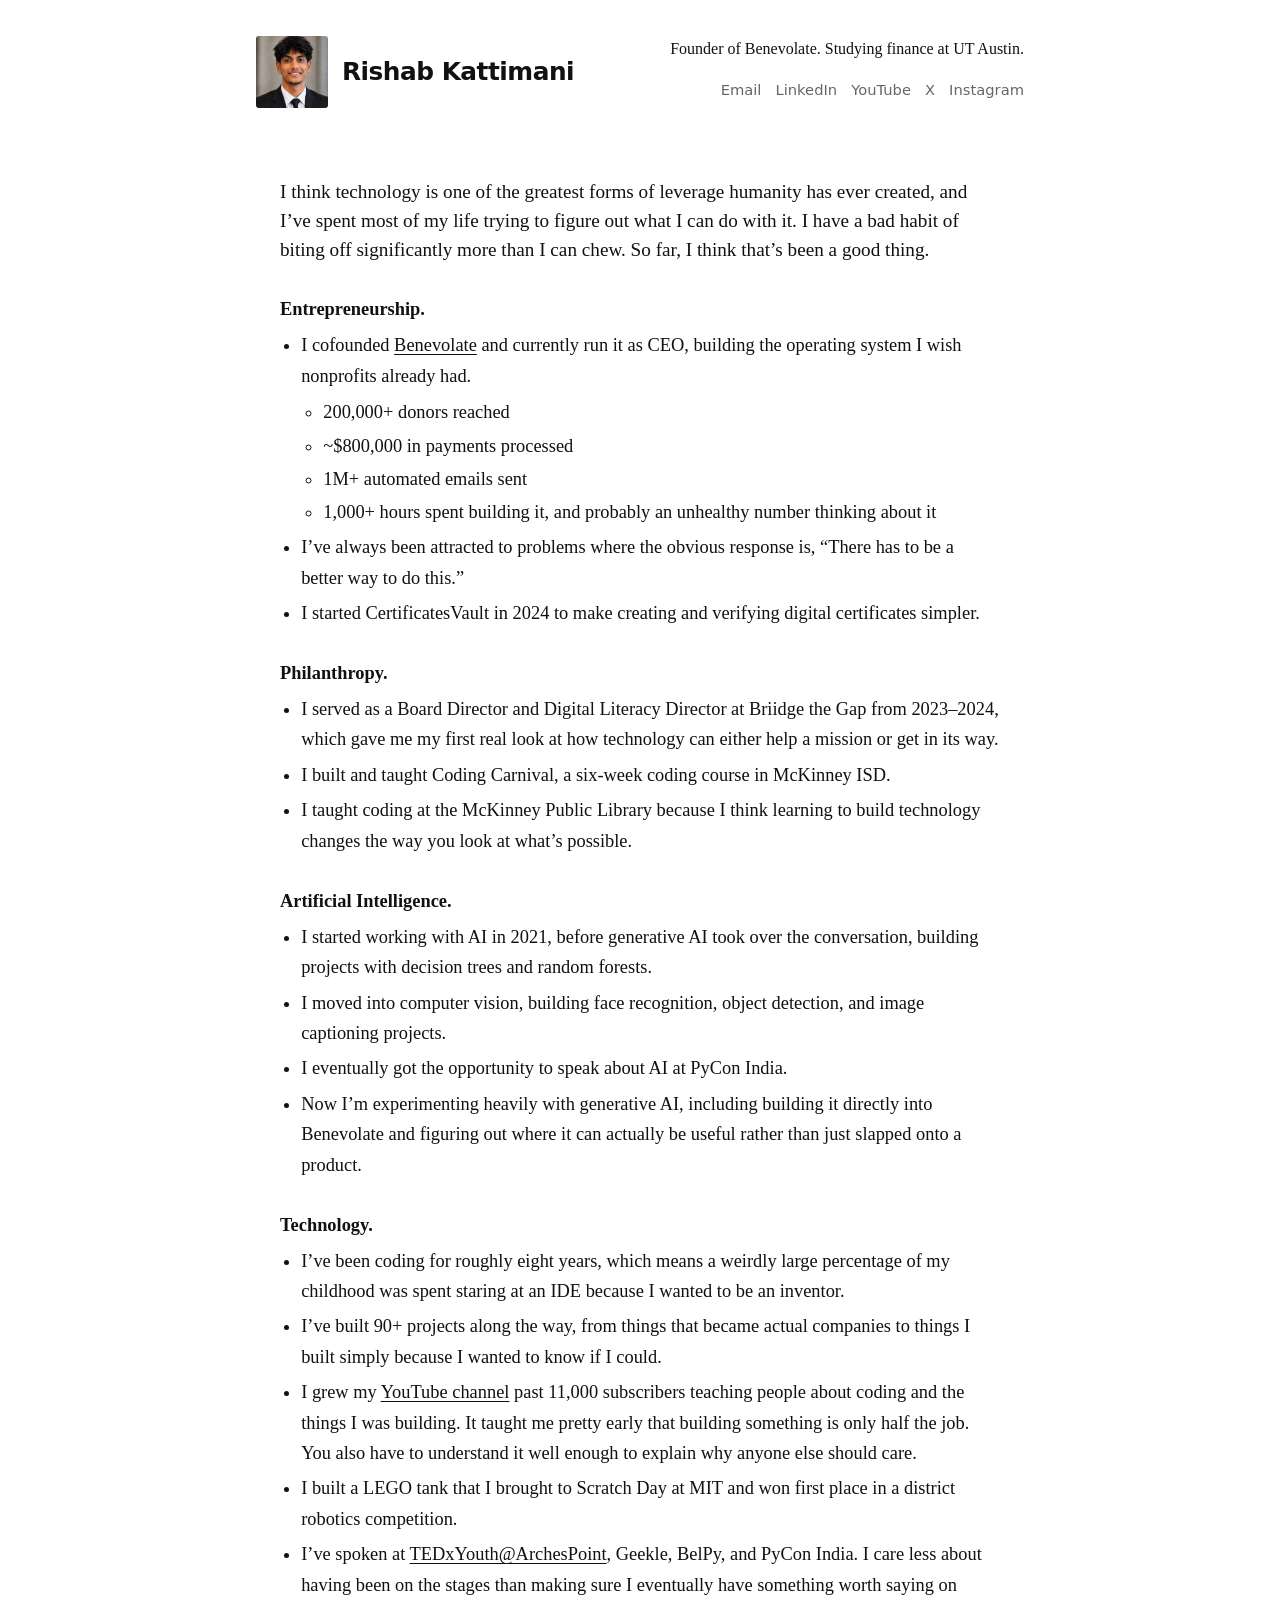
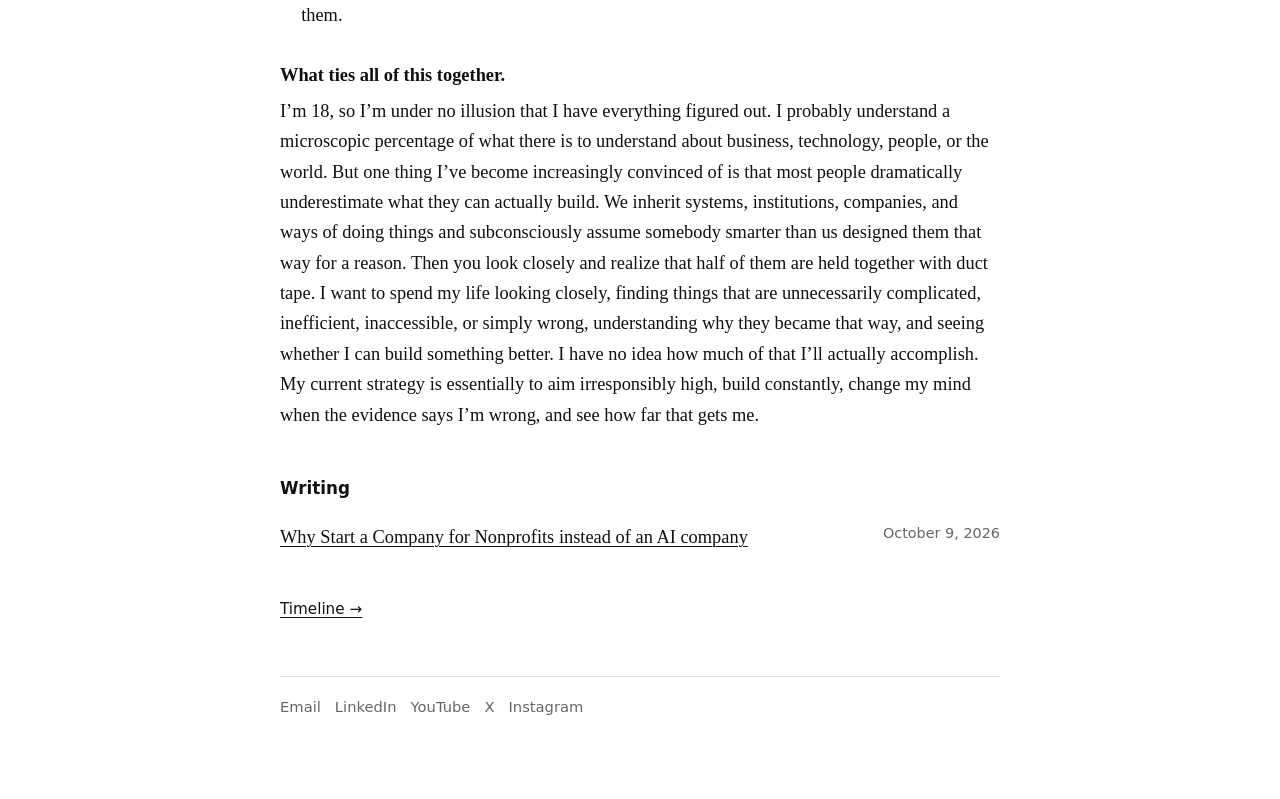
<file: index.html>
<!doctype html>
<html lang="en">
<head>
<meta charset="utf-8">
<meta name="viewport" content="width=device-width, initial-scale=1">
<title>Rishab Kattimani</title>
<meta name="description" content="Rishab Kattimani builds software and companies, including Benevolate, and studies finance at UT Austin.">
<link rel="canonical" href="https://rishab.kattimani.net/">
<meta property="og:type" content="website">
<meta property="og:site_name" content="Rishab Kattimani">
<meta property="og:title" content="Rishab Kattimani">
<meta property="og:description" content="Rishab Kattimani builds software and companies, including Benevolate, and studies finance at UT Austin.">
<meta property="og:url" content="https://rishab.kattimani.net/">
<meta name="twitter:card" content="summary">
<meta name="twitter:title" content="Rishab Kattimani">
<meta name="twitter:description" content="Rishab Kattimani builds software and companies, including Benevolate, and studies finance at UT Austin.">
<meta property="og:image" content="https://rishab.kattimani.net/portrait.jpg">
<meta name="twitter:image" content="https://rishab.kattimani.net/portrait.jpg">
<link rel="icon" href="data:image/svg+xml,%3Csvg xmlns='http://www.w3.org/2000/svg' viewBox='0 0 64 64'%3E%3Crect width='64' height='64' fill='%23111'/%3E%3Ctext x='32' y='46' text-anchor='middle' font-family='Georgia,serif' font-size='40' fill='%23fff'%3ER%3C/text%3E%3C/svg%3E">
<style>
:root { --bg: #fff; --ink: #111; --muted: #666; --rule: #e4e4e4; }
@media (prefers-color-scheme: dark) { :root { --bg: #111; --ink: #eee; --muted: #999; --rule: #2a2a2a; } }

* { box-sizing: border-box; }
html { -webkit-text-size-adjust: 100%; }
body {
  margin: 0 auto; max-width: 50rem; padding: 36px 40px 80px;
  background: var(--bg); color: var(--ink);
  font: 1.15rem/1.65 Georgia, "Times New Roman", serif;
}
a { color: inherit; text-decoration-thickness: 1px; text-underline-offset: 3px; }
a:hover { text-decoration-thickness: 2px; }
a:focus-visible { outline: 2px solid var(--ink); outline-offset: 3px; }

header { display: flex; flex-wrap: wrap; justify-content: space-between; align-items: flex-start; gap: 48px 72px; margin-bottom: 4.4rem; }
.brand { display: flex; align-items: center; gap: 14px; min-width: 0; margin-left: -24px; }
.portrait { width: 72px; height: 72px; object-fit: cover; border-radius: 3px; flex: none; }
.name { margin: 0; font-weight: 600; font-size: 1.55rem; letter-spacing: -0.02em; line-height: 1.15; font-family: system-ui, -apple-system, "Segoe UI", sans-serif; }
.name a { text-decoration: none; }
.header-side { display: flex; flex-direction: column; align-items: flex-end; gap: 18px; text-align: right; padding-top: 2px; flex: none; margin-right: -24px; }
.header-side .social { flex-wrap: nowrap; }
.tagline { margin: 0; font-size: 1rem; line-height: 1.35; }
.social { display: flex; flex-wrap: wrap; gap: 4px 14px; font-family: system-ui, -apple-system, "Segoe UI", sans-serif; font-size: 0.92rem; }
.social a { color: var(--muted); text-decoration: none; }
.social a:hover { color: var(--ink); text-decoration: underline; }
footer { margin-top: 3.4rem; padding-top: 1.1rem; border-top: 1px solid var(--rule); }
.lede { font-size: 1.2rem; line-height: 1.5; }
.interest { margin-top: 1.85rem; }
.interest h2 { font-family: Georgia, "Times New Roman", serif; font-size: 1.15rem; margin: 0 0 0.35rem; }
.interest ul { margin: 0; padding-left: 1.15em; }
.interest li { margin: 0 0 0.28em; }
.notes-heading { margin-top: 2.8rem; }

h1 { font-size: 2rem; line-height: 1.2; font-weight: 600; margin: 0 0 0.4em; letter-spacing: -0.01em; }
h2 { font-size: 1.05rem; font-weight: 600; margin: 2.6rem 0 0.8rem; font-family: system-ui, -apple-system, "Segoe UI", sans-serif; }
p { margin: 0 0 1.1em; }

.list { margin: 0; padding-left: 1.2em; }
.list li { margin-bottom: 0.5em; }
.notes { list-style: none; margin: 0; padding: 0; }
.notes li { display: flex; flex-wrap: wrap; justify-content: space-between; gap: 0 20px; padding: 0.35em 0; }
.notes time, .date { color: var(--muted); font-family: system-ui, -apple-system, "Segoe UI", sans-serif; font-size: 0.9rem; }
.date { margin-top: -0.2rem; margin-bottom: 1.8rem; }
.more { margin-top: 2.4rem; font-family: system-ui, -apple-system, "Segoe UI", sans-serif; font-size: 0.95rem; }

.timeline { margin: 1.8rem 0 0; }
.timeline > div { display: grid; grid-template-columns: 9.5rem 1fr; gap: 0 1.4rem; padding: 0.7rem 0; border-top: 1px solid var(--rule); }
.timeline dt { color: var(--muted); font-family: system-ui, -apple-system, "Segoe UI", sans-serif; font-size: 0.9rem; padding-top: 0.25em; }
.timeline dd { margin: 0; }

@media (max-width: 860px) {
  header { flex-direction: column; align-items: flex-start; gap: 48px; }
  .header-side { align-items: flex-start; text-align: left; margin-right: 0; margin-left: 72px; }
  .header-side .social { flex-wrap: wrap; }
}
@media (max-width: 560px) {
  body { font-size: 1.05rem; padding: 24px 32px 64px; }
  .timeline > div { grid-template-columns: 1fr; }
  header { margin-bottom: 3.4rem; gap: 40px; }
  .brand { margin-left: -16px; }
  .header-side { margin-left: 28px; }
  .header-side .social { gap: 4px 12px; }
  .name { font-size: 1.35rem; }
  .portrait { width: 60px; height: 60px; }
  .lede { font-size: 1.12rem; }
}

.closing { margin-top: 1.6rem; }
.quote { margin: 0; padding-left: 1.1rem; border-left: 2px solid var(--rule); }
.quote .cite { color: var(--muted); font-family: system-ui, -apple-system, "Segoe UI", sans-serif; font-size: 0.9rem; }

ul.sub { margin: 0.35em 0 0.2em; padding-left: 1.2em; }
ul.sub li { margin: 0.15em 0; }
</style>
</head>
<body>
<header>
  <div class="brand">
    <img class="portrait" src="portrait.jpg" width="640" height="640" alt="">
    <p class="name"><a href="index.html">Rishab Kattimani</a></p>
  </div>
  <div class="header-side">
    <p class="tagline">Founder of Benevolate. Studying finance at UT Austin.</p>
    <nav class="social" aria-label="Links"><a href="mailto:rishabkattimani@gmail.com">Email</a><a href="https://www.linkedin.com/in/rishabkattimani/">LinkedIn</a><a href="https://www.youtube.com/channel/UC6OrQk8WsnCOR1OezlUU9zQ">YouTube</a><a href="https://x.com/rishabtweets">X</a><a href="https://www.instagram.com/rishabkattimani/">Instagram</a></nav>
  </div>
</header>
<main>
<p class="lede">I think technology is one of the greatest forms of leverage humanity has ever created, and I’ve spent most of my life trying to figure out what I can do with it. I have a bad habit of biting off significantly more than I can chew. So far, I think that’s been a good thing.</p>
<section class="interest">
<h2>Entrepreneurship.</h2>
<ul>
<li>I cofounded <a href="https://benevolate.com">Benevolate</a> and currently run it as CEO, building the operating system I wish nonprofits already had.<ul class="sub"><li>200,000+ donors reached</li><li>~$800,000 in payments processed</li><li>1M+ automated emails sent</li><li>1,000+ hours spent building it, and probably an unhealthy number thinking about it</li></ul></li>
<li>I’ve always been attracted to problems where the obvious response is, “There has to be a better way to do this.”</li>
<li>I started CertificatesVault in 2024 to make creating and verifying digital certificates simpler.</li>
</ul>
</section>
<section class="interest">
<h2>Philanthropy.</h2>
<ul>
<li>I served as a Board Director and Digital Literacy Director at Briidge the Gap from 2023–2024, which gave me my first real look at how technology can either help a mission or get in its way.</li>
<li>I built and taught Coding Carnival, a six-week coding course in McKinney ISD.</li>
<li>I taught coding at the McKinney Public Library because I think learning to build technology changes the way you look at what’s possible.</li>
</ul>
</section>
<section class="interest">
<h2>Artificial Intelligence.</h2>
<ul>
<li>I started working with AI in 2021, before generative AI took over the conversation, building projects with decision trees and random forests.</li>
<li>I moved into computer vision, building face recognition, object detection, and image captioning projects.</li>
<li>I eventually got the opportunity to speak about AI at PyCon India.</li>
<li>Now I’m experimenting heavily with generative AI, including building it directly into Benevolate and figuring out where it can actually be useful rather than just slapped onto a product.</li>
</ul>
</section>
<section class="interest">
<h2>Technology.</h2>
<ul>
<li>I’ve been coding for roughly eight years, which means a weirdly large percentage of my childhood was spent staring at an IDE because I wanted to be an inventor.</li>
<li>I’ve built 90+ projects along the way, from things that became actual companies to things I built simply because I wanted to know if I could.</li>
<li>I grew my <a href="https://www.youtube.com/channel/UC6OrQk8WsnCOR1OezlUU9zQ">YouTube channel</a> past 11,000 subscribers teaching people about coding and the things I was building. It taught me pretty early that building something is only half the job. You also have to understand it well enough to explain why anyone else should care.</li>
<li>I built a LEGO tank that I brought to Scratch Day at MIT and won first place in a district robotics competition.</li>
<li>I’ve spoken at <a href="https://www.ted.com/talks/rishab_kattimani_a_blank_slated_past_to_a_goal_oriented_future">TEDxYouth@ArchesPoint</a>, Geekle, BelPy, and PyCon India. I care less about having been on the stages than making sure I eventually have something worth saying on them.</li>
</ul>
</section>

<section class="interest closing-section">
<h2>What ties all of this together.</h2>
<p>I’m 18, so I’m under no illusion that I have everything figured out. I probably understand a microscopic percentage of what there is to understand about business, technology, people, or the world. But one thing I’ve become increasingly convinced of is that most people dramatically underestimate what they can actually build. We inherit systems, institutions, companies, and ways of doing things and subconsciously assume somebody smarter than us designed them that way for a reason. Then you look closely and realize that half of them are held together with duct tape. I want to spend my life looking closely, finding things that are unnecessarily complicated, inefficient, inaccessible, or simply wrong, understanding why they became that way, and seeing whether I can build something better. I have no idea how much of that I’ll actually accomplish. My current strategy is essentially to aim irresponsibly high, build constantly, change my mind when the evidence says I’m wrong, and see how far that gets me.</p>
</section>

<h2 class="notes-heading">Writing</h2>
<ul class="notes">
<li><a href="notes/why-start-a-company-for-nonprofits-instead-of-an-ai-company/index.html">Why Start a Company for Nonprofits instead of an AI company</a><time datetime="2026-10-09">October 9, 2026</time></li>
</ul>

<p class="more"><a href="timeline/index.html">Timeline →</a></p>
</main>
<footer>
  <nav class="social" aria-label="Links"><a href="mailto:rishabkattimani@gmail.com">Email</a><a href="https://www.linkedin.com/in/rishabkattimani/">LinkedIn</a><a href="https://www.youtube.com/channel/UC6OrQk8WsnCOR1OezlUU9zQ">YouTube</a><a href="https://x.com/rishabtweets">X</a><a href="https://www.instagram.com/rishabkattimani/">Instagram</a></nav>
</footer>
</body>
</html>
</file>
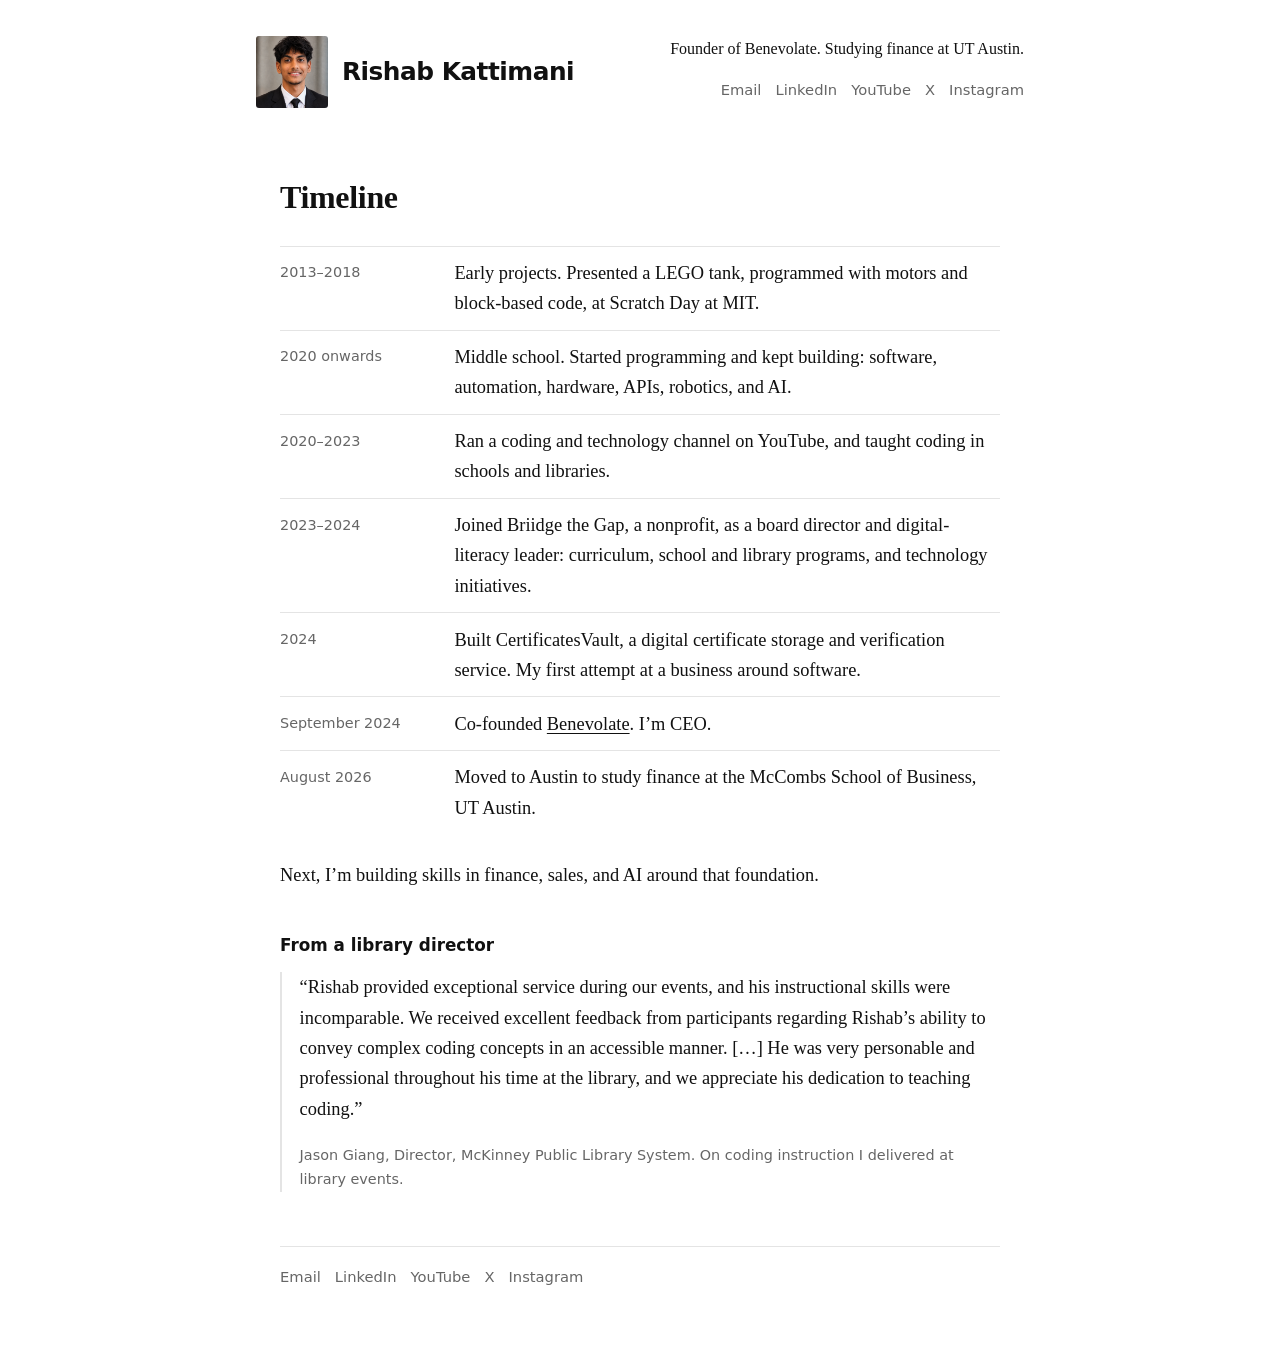
<file: timeline/index.html>
<!doctype html>
<html lang="en">
<head>
<meta charset="utf-8">
<meta name="viewport" content="width=device-width, initial-scale=1">
<title>Timeline — Rishab Kattimani</title>
<meta name="description" content="A short timeline of what Rishab Kattimani has built and done.">
<link rel="canonical" href="https://rishab.kattimani.net/timeline/">
<meta property="og:type" content="website">
<meta property="og:site_name" content="Rishab Kattimani">
<meta property="og:title" content="Timeline — Rishab Kattimani">
<meta property="og:description" content="A short timeline of what Rishab Kattimani has built and done.">
<meta property="og:url" content="https://rishab.kattimani.net/timeline/">
<meta name="twitter:card" content="summary">
<meta name="twitter:title" content="Timeline — Rishab Kattimani">
<meta name="twitter:description" content="A short timeline of what Rishab Kattimani has built and done.">
<meta property="og:image" content="https://rishab.kattimani.net/portrait.jpg">
<meta name="twitter:image" content="https://rishab.kattimani.net/portrait.jpg">
<link rel="icon" href="data:image/svg+xml,%3Csvg xmlns='http://www.w3.org/2000/svg' viewBox='0 0 64 64'%3E%3Crect width='64' height='64' fill='%23111'/%3E%3Ctext x='32' y='46' text-anchor='middle' font-family='Georgia,serif' font-size='40' fill='%23fff'%3ER%3C/text%3E%3C/svg%3E">
<style>
:root { --bg: #fff; --ink: #111; --muted: #666; --rule: #e4e4e4; }
@media (prefers-color-scheme: dark) { :root { --bg: #111; --ink: #eee; --muted: #999; --rule: #2a2a2a; } }

* { box-sizing: border-box; }
html { -webkit-text-size-adjust: 100%; }
body {
  margin: 0 auto; max-width: 50rem; padding: 36px 40px 80px;
  background: var(--bg); color: var(--ink);
  font: 1.15rem/1.65 Georgia, "Times New Roman", serif;
}
a { color: inherit; text-decoration-thickness: 1px; text-underline-offset: 3px; }
a:hover { text-decoration-thickness: 2px; }
a:focus-visible { outline: 2px solid var(--ink); outline-offset: 3px; }

header { display: flex; flex-wrap: wrap; justify-content: space-between; align-items: flex-start; gap: 48px 72px; margin-bottom: 4.4rem; }
.brand { display: flex; align-items: center; gap: 14px; min-width: 0; margin-left: -24px; }
.portrait { width: 72px; height: 72px; object-fit: cover; border-radius: 3px; flex: none; }
.name { margin: 0; font-weight: 600; font-size: 1.55rem; letter-spacing: -0.02em; line-height: 1.15; font-family: system-ui, -apple-system, "Segoe UI", sans-serif; }
.name a { text-decoration: none; }
.header-side { display: flex; flex-direction: column; align-items: flex-end; gap: 18px; text-align: right; padding-top: 2px; flex: none; margin-right: -24px; }
.header-side .social { flex-wrap: nowrap; }
.tagline { margin: 0; font-size: 1rem; line-height: 1.35; }
.social { display: flex; flex-wrap: wrap; gap: 4px 14px; font-family: system-ui, -apple-system, "Segoe UI", sans-serif; font-size: 0.92rem; }
.social a { color: var(--muted); text-decoration: none; }
.social a:hover { color: var(--ink); text-decoration: underline; }
footer { margin-top: 3.4rem; padding-top: 1.1rem; border-top: 1px solid var(--rule); }
.lede { font-size: 1.2rem; line-height: 1.5; }
.interest { margin-top: 1.85rem; }
.interest h2 { font-family: Georgia, "Times New Roman", serif; font-size: 1.15rem; margin: 0 0 0.35rem; }
.interest ul { margin: 0; padding-left: 1.15em; }
.interest li { margin: 0 0 0.28em; }
.notes-heading { margin-top: 2.8rem; }

h1 { font-size: 2rem; line-height: 1.2; font-weight: 600; margin: 0 0 0.4em; letter-spacing: -0.01em; }
h2 { font-size: 1.05rem; font-weight: 600; margin: 2.6rem 0 0.8rem; font-family: system-ui, -apple-system, "Segoe UI", sans-serif; }
p { margin: 0 0 1.1em; }

.list { margin: 0; padding-left: 1.2em; }
.list li { margin-bottom: 0.5em; }
.notes { list-style: none; margin: 0; padding: 0; }
.notes li { display: flex; flex-wrap: wrap; justify-content: space-between; gap: 0 20px; padding: 0.35em 0; }
.notes time, .date { color: var(--muted); font-family: system-ui, -apple-system, "Segoe UI", sans-serif; font-size: 0.9rem; }
.date { margin-top: -0.2rem; margin-bottom: 1.8rem; }
.more { margin-top: 2.4rem; font-family: system-ui, -apple-system, "Segoe UI", sans-serif; font-size: 0.95rem; }

.timeline { margin: 1.8rem 0 0; }
.timeline > div { display: grid; grid-template-columns: 9.5rem 1fr; gap: 0 1.4rem; padding: 0.7rem 0; border-top: 1px solid var(--rule); }
.timeline dt { color: var(--muted); font-family: system-ui, -apple-system, "Segoe UI", sans-serif; font-size: 0.9rem; padding-top: 0.25em; }
.timeline dd { margin: 0; }

@media (max-width: 860px) {
  header { flex-direction: column; align-items: flex-start; gap: 48px; }
  .header-side { align-items: flex-start; text-align: left; margin-right: 0; margin-left: 72px; }
  .header-side .social { flex-wrap: wrap; }
}
@media (max-width: 560px) {
  body { font-size: 1.05rem; padding: 24px 32px 64px; }
  .timeline > div { grid-template-columns: 1fr; }
  header { margin-bottom: 3.4rem; gap: 40px; }
  .brand { margin-left: -16px; }
  .header-side { margin-left: 28px; }
  .header-side .social { gap: 4px 12px; }
  .name { font-size: 1.35rem; }
  .portrait { width: 60px; height: 60px; }
  .lede { font-size: 1.12rem; }
}

.closing { margin-top: 1.6rem; }
.quote { margin: 0; padding-left: 1.1rem; border-left: 2px solid var(--rule); }
.quote .cite { color: var(--muted); font-family: system-ui, -apple-system, "Segoe UI", sans-serif; font-size: 0.9rem; }
</style>
</head>
<body>
<header>
  <div class="brand">
    <img class="portrait" src="../portrait.jpg" width="640" height="640" alt="">
    <p class="name"><a href="../index.html">Rishab Kattimani</a></p>
  </div>
  <div class="header-side">
    <p class="tagline">Founder of Benevolate. Studying finance at UT Austin.</p>
    <nav class="social" aria-label="Links"><a href="mailto:rishabkattimani@gmail.com">Email</a><a href="https://www.linkedin.com/in/rishabkattimani/">LinkedIn</a><a href="https://www.youtube.com/channel/UC6OrQk8WsnCOR1OezlUU9zQ">YouTube</a><a href="https://x.com/rishabtweets">X</a><a href="https://www.instagram.com/rishabkattimani/">Instagram</a></nav>
  </div>
</header>
<main>
<h1>Timeline</h1>
<dl class="timeline">
<div><dt>2013–2018</dt><dd>Early projects. Presented a LEGO tank, programmed with motors and block-based code, at Scratch Day at MIT.</dd></div>
<div><dt>2020 onwards</dt><dd>Middle school. Started programming and kept building: software, automation, hardware, APIs, robotics, and AI.</dd></div>
<div><dt>2020–2023</dt><dd>Ran a coding and technology channel on YouTube, and taught coding in schools and libraries.</dd></div>
<div><dt>2023–2024</dt><dd>Joined Briidge the Gap, a nonprofit, as a board director and digital-literacy leader: curriculum, school and library programs, and technology initiatives.</dd></div>
<div><dt>2024</dt><dd>Built CertificatesVault, a digital certificate storage and verification service. My first attempt at a business around software.</dd></div>
<div><dt>September 2024</dt><dd>Co-founded <a href="https://benevolate.com">Benevolate</a>. I’m CEO.</dd></div>
<div><dt>August 2026</dt><dd>Moved to Austin to study finance at the McCombs School of Business, UT Austin.</dd></div>
</dl>
<p class="closing">Next, I’m building skills in finance, sales, and AI around that foundation.</p>

<h2>From a library director</h2>
<blockquote class="quote"><p>“Rishab provided exceptional service during our events, and his instructional skills were incomparable. We received excellent feedback from participants regarding Rishab’s ability to convey complex coding concepts in an accessible manner. […] He was very personable and professional throughout his time at the library, and we appreciate his dedication to teaching coding.”</p><p class="cite">Jason Giang, Director, McKinney Public Library System. On coding instruction I delivered at library events.</p></blockquote>
</main>
<footer>
  <nav class="social" aria-label="Links"><a href="mailto:rishabkattimani@gmail.com">Email</a><a href="https://www.linkedin.com/in/rishabkattimani/">LinkedIn</a><a href="https://www.youtube.com/channel/UC6OrQk8WsnCOR1OezlUU9zQ">YouTube</a><a href="https://x.com/rishabtweets">X</a><a href="https://www.instagram.com/rishabkattimani/">Instagram</a></nav>
</footer>
</body>
</html>
</file>
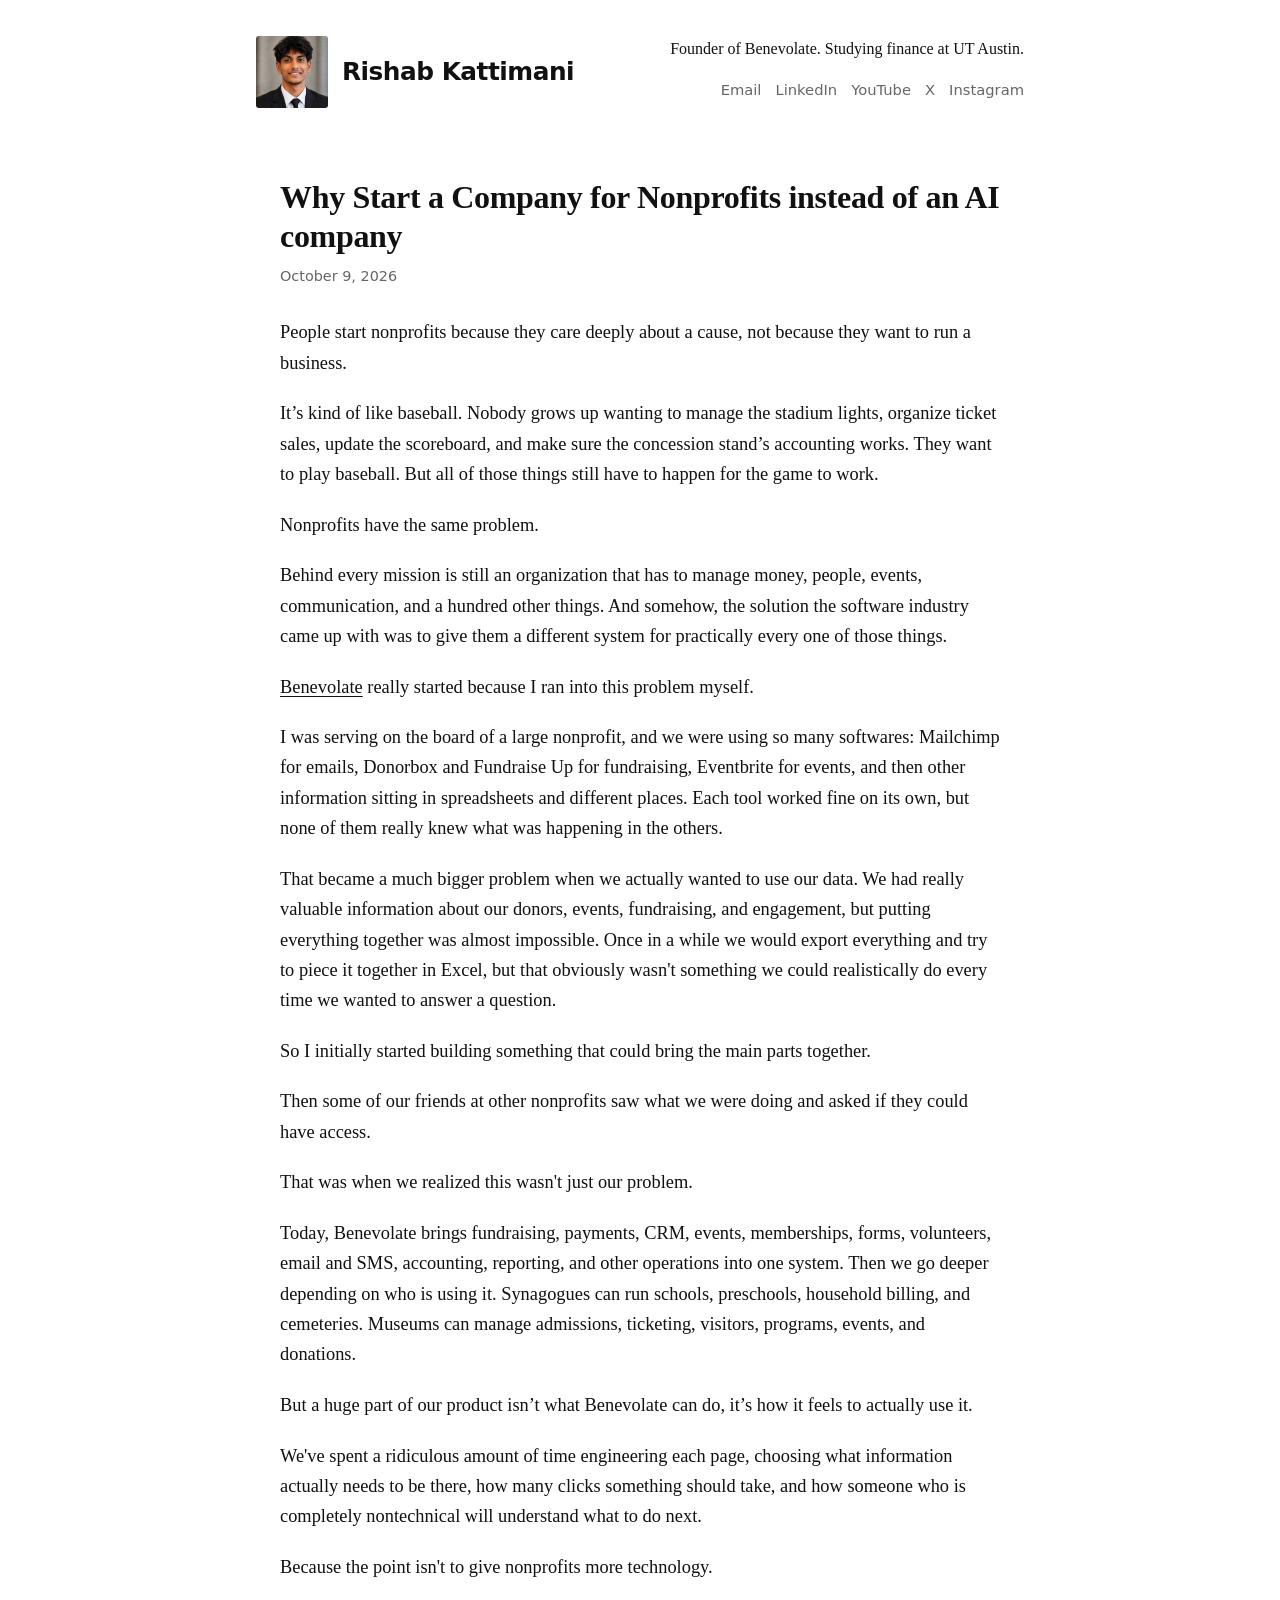
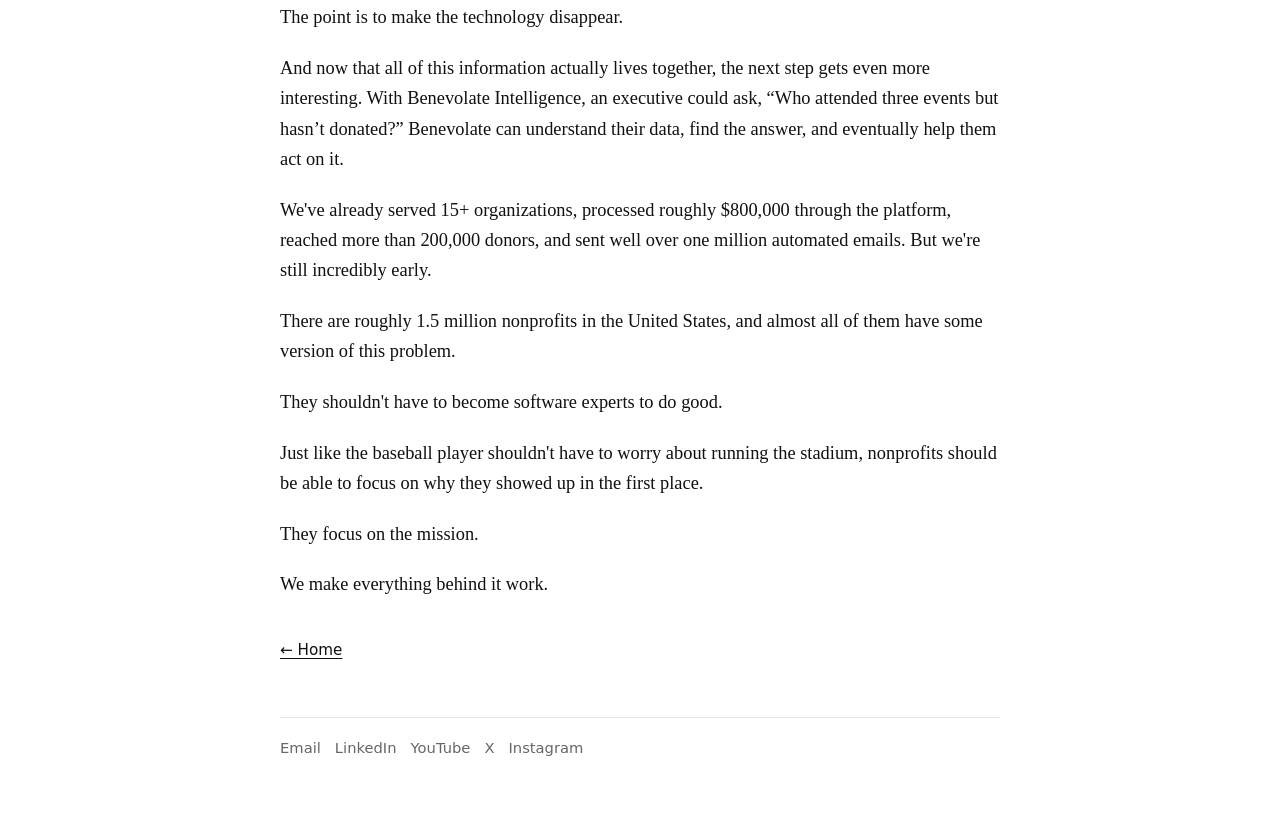
<file: notes/why-start-a-company-for-nonprofits-instead-of-an-ai-company/index.html>
<!doctype html>
<html lang="en">
<head>
<meta charset="utf-8">
<meta name="viewport" content="width=device-width, initial-scale=1">
<title>Why Start a Company for Nonprofits instead of an AI company — Rishab Kattimani</title>
<meta name="description" content="People start nonprofits because they care deeply about a cause, not because they want to run a business.">
<link rel="canonical" href="https://rishab.kattimani.net/notes/why-start-a-company-for-nonprofits-instead-of-an-ai-company/">
<meta property="og:type" content="article">
<meta property="og:site_name" content="Rishab Kattimani">
<meta property="og:title" content="Why Start a Company for Nonprofits instead of an AI company — Rishab Kattimani">
<meta property="og:description" content="People start nonprofits because they care deeply about a cause, not because they want to run a business.">
<meta property="og:url" content="https://rishab.kattimani.net/notes/why-start-a-company-for-nonprofits-instead-of-an-ai-company/">
<meta name="twitter:card" content="summary">
<meta name="twitter:title" content="Why Start a Company for Nonprofits instead of an AI company — Rishab Kattimani">
<meta name="twitter:description" content="People start nonprofits because they care deeply about a cause, not because they want to run a business.">
<meta property="og:image" content="https://rishab.kattimani.net/portrait.jpg">
<meta name="twitter:image" content="https://rishab.kattimani.net/portrait.jpg">
<link rel="icon" href="data:image/svg+xml,%3Csvg xmlns='http://www.w3.org/2000/svg' viewBox='0 0 64 64'%3E%3Crect width='64' height='64' fill='%23111'/%3E%3Ctext x='32' y='46' text-anchor='middle' font-family='Georgia,serif' font-size='40' fill='%23fff'%3ER%3C/text%3E%3C/svg%3E">
<style>
:root { --bg: #fff; --ink: #111; --muted: #666; --rule: #e4e4e4; }
@media (prefers-color-scheme: dark) { :root { --bg: #111; --ink: #eee; --muted: #999; --rule: #2a2a2a; } }

* { box-sizing: border-box; }
html { -webkit-text-size-adjust: 100%; }
body {
  margin: 0 auto; max-width: 50rem; padding: 36px 40px 80px;
  background: var(--bg); color: var(--ink);
  font: 1.15rem/1.65 Georgia, "Times New Roman", serif;
}
a { color: inherit; text-decoration-thickness: 1px; text-underline-offset: 3px; }
a:hover { text-decoration-thickness: 2px; }
a:focus-visible { outline: 2px solid var(--ink); outline-offset: 3px; }

header { display: flex; flex-wrap: wrap; justify-content: space-between; align-items: flex-start; gap: 48px 72px; margin-bottom: 4.4rem; }
.brand { display: flex; align-items: center; gap: 14px; min-width: 0; margin-left: -24px; }
.portrait { width: 72px; height: 72px; object-fit: cover; border-radius: 3px; flex: none; }
.name { margin: 0; font-weight: 600; font-size: 1.55rem; letter-spacing: -0.02em; line-height: 1.15; font-family: system-ui, -apple-system, "Segoe UI", sans-serif; }
.name a { text-decoration: none; }
.header-side { display: flex; flex-direction: column; align-items: flex-end; gap: 18px; text-align: right; padding-top: 2px; flex: none; margin-right: -24px; }
.header-side .social { flex-wrap: nowrap; }
.tagline { margin: 0; font-size: 1rem; line-height: 1.35; }
.social { display: flex; flex-wrap: wrap; gap: 4px 14px; font-family: system-ui, -apple-system, "Segoe UI", sans-serif; font-size: 0.92rem; }
.social a { color: var(--muted); text-decoration: none; }
.social a:hover { color: var(--ink); text-decoration: underline; }
footer { margin-top: 3.4rem; padding-top: 1.1rem; border-top: 1px solid var(--rule); }
.lede { font-size: 1.2rem; line-height: 1.5; }
.interest { margin-top: 1.85rem; }
.interest h2 { font-family: Georgia, "Times New Roman", serif; font-size: 1.15rem; margin: 0 0 0.35rem; }
.interest ul { margin: 0; padding-left: 1.15em; }
.interest li { margin: 0 0 0.28em; }
.notes-heading { margin-top: 2.8rem; }

h1 { font-size: 2rem; line-height: 1.2; font-weight: 600; margin: 0 0 0.4em; letter-spacing: -0.01em; }
h2 { font-size: 1.05rem; font-weight: 600; margin: 2.6rem 0 0.8rem; font-family: system-ui, -apple-system, "Segoe UI", sans-serif; }
p { margin: 0 0 1.1em; }

.list { margin: 0; padding-left: 1.2em; }
.list li { margin-bottom: 0.5em; }
.notes { list-style: none; margin: 0; padding: 0; }
.notes li { display: flex; flex-wrap: wrap; justify-content: space-between; gap: 0 20px; padding: 0.35em 0; }
.notes time, .date { color: var(--muted); font-family: system-ui, -apple-system, "Segoe UI", sans-serif; font-size: 0.9rem; }
.date { margin-top: -0.2rem; margin-bottom: 1.8rem; }
.more { margin-top: 2.4rem; font-family: system-ui, -apple-system, "Segoe UI", sans-serif; font-size: 0.95rem; }

.timeline { margin: 1.8rem 0 0; }
.timeline > div { display: grid; grid-template-columns: 9.5rem 1fr; gap: 0 1.4rem; padding: 0.7rem 0; border-top: 1px solid var(--rule); }
.timeline dt { color: var(--muted); font-family: system-ui, -apple-system, "Segoe UI", sans-serif; font-size: 0.9rem; padding-top: 0.25em; }
.timeline dd { margin: 0; }

@media (max-width: 860px) {
  header { flex-direction: column; align-items: flex-start; gap: 48px; }
  .header-side { align-items: flex-start; text-align: left; margin-right: 0; margin-left: 72px; }
  .header-side .social { flex-wrap: wrap; }
}
@media (max-width: 560px) {
  body { font-size: 1.05rem; padding: 24px 32px 64px; }
  .timeline > div { grid-template-columns: 1fr; }
  header { margin-bottom: 3.4rem; gap: 40px; }
  .brand { margin-left: -16px; }
  .header-side { margin-left: 28px; }
  .header-side .social { gap: 4px 12px; }
  .name { font-size: 1.35rem; }
  .portrait { width: 60px; height: 60px; }
  .lede { font-size: 1.12rem; }
}

.closing { margin-top: 1.6rem; }
.quote { margin: 0; padding-left: 1.1rem; border-left: 2px solid var(--rule); }
.quote .cite { color: var(--muted); font-family: system-ui, -apple-system, "Segoe UI", sans-serif; font-size: 0.9rem; }
</style>
</head>
<body>
<header>
  <div class="brand">
    <img class="portrait" src="../../portrait.jpg" width="640" height="640" alt="">
    <p class="name"><a href="../../index.html">Rishab Kattimani</a></p>
  </div>
  <div class="header-side">
    <p class="tagline">Founder of Benevolate. Studying finance at UT Austin.</p>
    <nav class="social" aria-label="Links"><a href="mailto:rishabkattimani@gmail.com">Email</a><a href="https://www.linkedin.com/in/rishabkattimani/">LinkedIn</a><a href="https://www.youtube.com/channel/UC6OrQk8WsnCOR1OezlUU9zQ">YouTube</a><a href="https://x.com/rishabtweets">X</a><a href="https://www.instagram.com/rishabkattimani/">Instagram</a></nav>
  </div>
</header>
<main>
<article>
<h1>Why Start a Company for Nonprofits instead of an AI company</h1>
<p class="date"><time datetime="2026-10-09">October 9, 2026</time></p>
<p>People start nonprofits because they care deeply about a cause, not because they want to run a business.</p>
<p>It’s kind of like baseball. Nobody grows up wanting to manage the stadium lights, organize ticket sales, update the scoreboard, and make sure the concession stand’s accounting works. They want to play baseball. But all of those things still have to happen for the game to work.</p>
<p>Nonprofits have the same problem.</p>
<p>Behind every mission is still an organization that has to manage money, people, events, communication, and a hundred other things. And somehow, the solution the software industry came up with was to give them a different system for practically every one of those things.</p>
<p><a href="https://benevolate.com">Benevolate</a> really started because I ran into this problem myself.</p>
<p>I was serving on the board of a large nonprofit, and we were using so many softwares: Mailchimp for emails, Donorbox and Fundraise Up for fundraising, Eventbrite for events, and then other information sitting in spreadsheets and different places. Each tool worked fine on its own, but none of them really knew what was happening in the others.</p>
<p>That became a much bigger problem when we actually wanted to use our data. We had really valuable information about our donors, events, fundraising, and engagement, but putting everything together was almost impossible. Once in a while we would export everything and try to piece it together in Excel, but that obviously wasn't something we could realistically do every time we wanted to answer a question.</p>
<p>So I initially started building something that could bring the main parts together.</p>
<p>Then some of our friends at other nonprofits saw what we were doing and asked if they could have access.</p>
<p>That was when we realized this wasn't just our problem.</p>
<p>Today, Benevolate brings fundraising, payments, CRM, events, memberships, forms, volunteers, email and SMS, accounting, reporting, and other operations into one system. Then we go deeper depending on who is using it. Synagogues can run schools, preschools, household billing, and cemeteries. Museums can manage admissions, ticketing, visitors, programs, events, and donations.</p>
<p>But a huge part of our product isn’t what Benevolate can do, it’s how it feels to actually use it.</p>
<p>We've spent a ridiculous amount of time engineering each page, choosing what information actually needs to be there, how many clicks something should take, and how someone who is completely nontechnical will understand what to do next.</p>
<p>Because the point isn't to give nonprofits more technology.</p>
<p>The point is to make the technology disappear.</p>
<p>And now that all of this information actually lives together, the next step gets even more interesting. With Benevolate Intelligence, an executive could ask, “Who attended three events but hasn’t donated?” Benevolate can understand their data, find the answer, and eventually help them act on it.</p>
<p>We've already served 15+ organizations, processed roughly $800,000 through the platform, reached more than 200,000 donors, and sent well over one million automated emails. But we're still incredibly early.</p>
<p>There are roughly 1.5 million nonprofits in the United States, and almost all of them have some version of this problem.</p>
<p>They shouldn't have to become software experts to do good.</p>
<p>Just like the baseball player shouldn't have to worry about running the stadium, nonprofits should be able to focus on why they showed up in the first place.</p>
<p>They focus on the mission.</p>
<p>We make everything behind it work.</p>
</article>
<p class="more"><a href="../../index.html">← Home</a></p>
</main>
<footer>
  <nav class="social" aria-label="Links"><a href="mailto:rishabkattimani@gmail.com">Email</a><a href="https://www.linkedin.com/in/rishabkattimani/">LinkedIn</a><a href="https://www.youtube.com/channel/UC6OrQk8WsnCOR1OezlUU9zQ">YouTube</a><a href="https://x.com/rishabtweets">X</a><a href="https://www.instagram.com/rishabkattimani/">Instagram</a></nav>
</footer>
</body>
</html>
</file>
